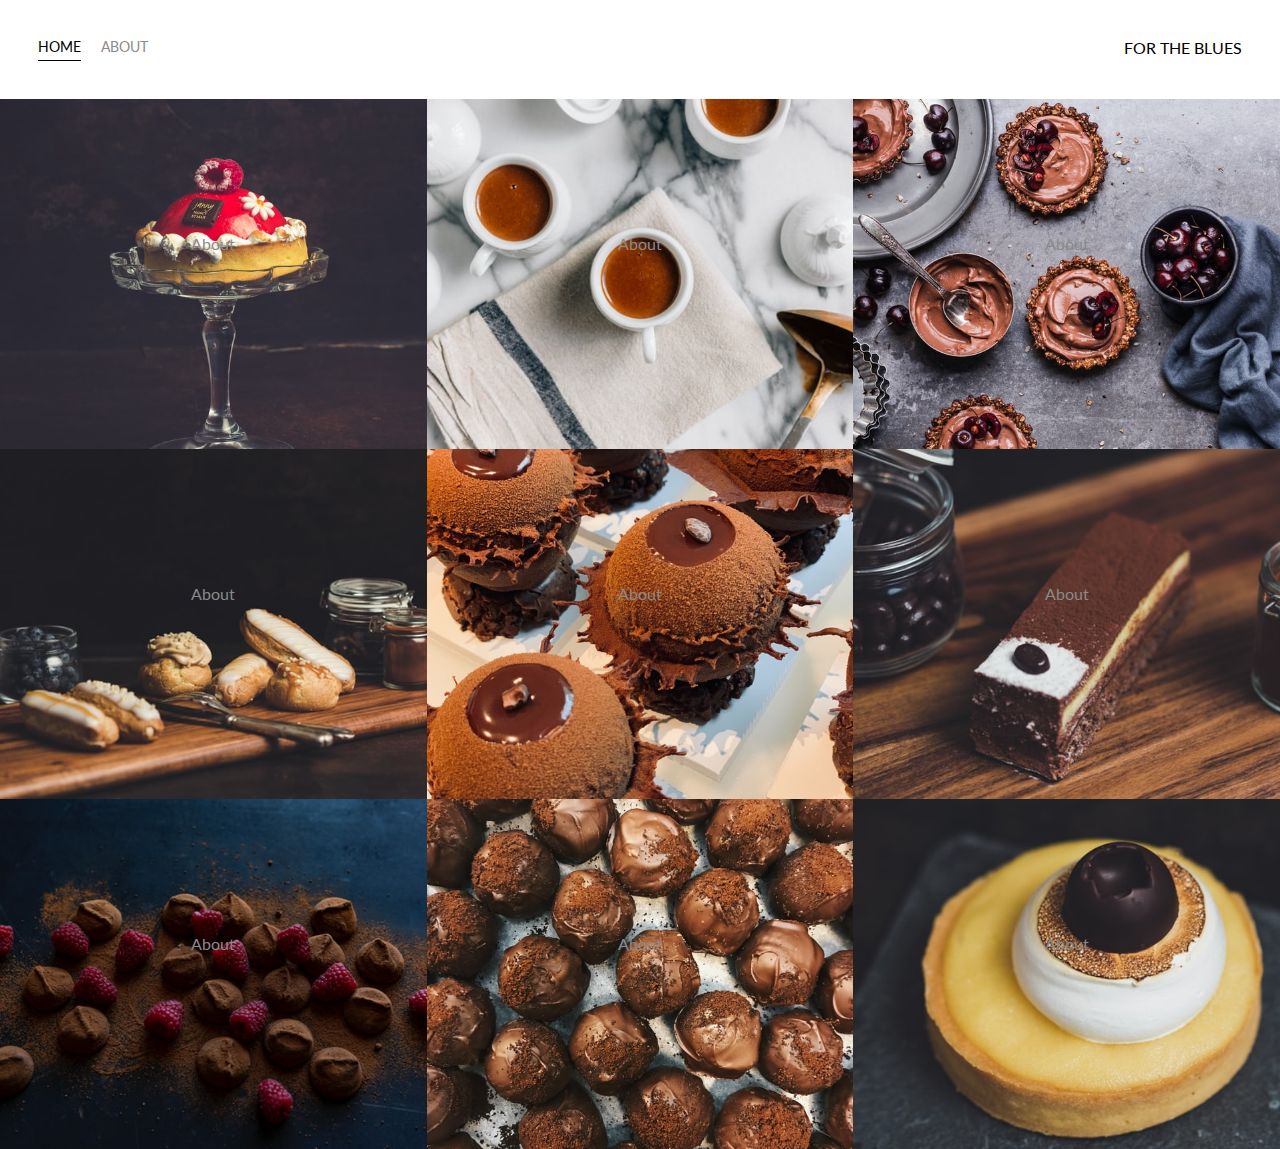
<file: index.html>
<!DOCTYPE html>
<html lang='en'>

<head>
  <meta charset='UTF-8'>
  <title>Portfolio Homepage</title>
  <link href="https://fonts.googleapis.com/css?family=Lato" rel="stylesheet">
  <link rel="stylesheet" href="styles.css">
</head>

<body>
  <div class="container">
    <div class="nav-wrapper">
      <div class="left-side">
        <div class="nav-link-wrapper active-nav-link">
          <a href="index.html">Home</a>
        </div>

        <div class="nav-link-wrapper">
          <a href="about.html">About</a>
        </div>
      </div>

      <div class="right-side">
        <div class="brand">
          FOR THE BLUES
        </div>
      </div>
    </div>

    <div class="content-wrapper">
      <div class="portfolio-items-wrapper">

        <div class="portfolio-item-wrapper">
          <div class="portfolio-img-background" style="background-image:url(img/food1.jpg)"></div>
          <div class="img-text-wrapper">
              <div class="nav-link-wrapper">
                <a href="about.html">About</a>
              </div>

            <div class="subtitle">Lorem Ipsum è un testo segnaposto utilizzato nel settore della tipografia e della stampa. </div>
          </div>
        </div>

        <div class="portfolio-item-wrapper">
          <div class="portfolio-img-background" style="background-image:url(img/food21.jpg)"></div>
          <div class="img-text-wrapper">
              <div class="nav-link-wrapper">
                <a href="about.html">About</a>
              </div>

            <div class="subtitle">Lorem Ipsum è un testo segnaposto utilizzato nel settore della tipografia e della stampa. </div>
          </div>
        </div>

          <div class="portfolio-item-wrapper">
          <div class="portfolio-img-background" style="background-image:url(img/food4.jpg)"></div>
          <div class="img-text-wrapper">
            <div class="nav-link-wrapper">
              <a href="about.html">About</a>
            </div>

            <div class="subtitle">Lorem Ipsum è un testo segnaposto utilizzato nel settore della tipografia e della stampa. </div>
          </div>
        </div>

        <div class="portfolio-item-wrapper">
          <div class="portfolio-img-background" style="background-image:url(img/food11.jpg)"></div>
          <div class="img-text-wrapper">
            <div class="nav-link-wrapper">
              <a href="about.html">About</a>
            </div>

            <div class="subtitle">Lorem Ipsum è un testo segnaposto utilizzato nel settore della tipografia e della stampa. .</div>
          </div>
        </div>

        <div class="portfolio-item-wrapper">
          <div class="portfolio-img-background" style="background-image:url(img/food5.jpg)"></div>
          <div class="img-text-wrapper">
            <div class="nav-link-wrapper">
               <a href="about.html">About</a>
            </div>

            <div class="subtitle">Lorem Ipsum è un testo segnaposto utilizzato nel settore della tipografia e della stampa. </div>
          </div>
        </div>

        <div class="portfolio-item-wrapper">
          <div class="portfolio-img-background" style="background-image:url(img/food9.jpg)"></div>
          <div class="img-text-wrapper">
            <div class="nav-link-wrapper">
               <a href="about.html">About</a>
            </div>

            <div class="subtitle">Lorem Ipsum è un testo segnaposto utilizzato nel settore della tipografia e della stampa. </div>
          </div>
        </div>

        <div class="portfolio-item-wrapper">
          <div class="portfolio-img-background" style="background-image:url(img/food10.jpg)"></div>
          <div class="img-text-wrapper">
            <div class="nav-link-wrapper">
               <a href="about.html">About</a>
            </div>

            <div class="subtitle">Lorem Ipsum è un testo segnaposto utilizzato nel settore della tipografia e della stampa. </div>
          </div>
        </div>

        <div class="portfolio-item-wrapper">
          <div class="portfolio-img-background" style="background-image:url(img/food8.jpg)"></div>
          <div class="img-text-wrapper">
            <div class="nav-link-wrapper">
              <a href="about.html">About</a>
            </div>

            <div class="subtitle">Lorem Ipsum è un testo segnaposto utilizzato nel settore della tipografia e della stampa. </div>
          </div>
        </div>

        <div class="portfolio-item-wrapper">
          <div class="portfolio-img-background" style="background-image:url(img/food12.jpg)"></div>
          <div class="img-text-wrapper">
            <div class="nav-link-wrapper">
              <a href="about.html">About</a>
            </div>

            <div class="subtitle">Lorem Ipsum è un testo segnaposto utilizzato nel settore della tipografia e della stampa. </div>
          </div>
        </div>

      </div>
    </div>
  </div>

</body>

<script>
  const portfolioItems = document.querySelectorAll('.portfolio-item-wrapper');

  portfolioItems.forEach(portfolioItem => {
    portfolioItem.addEventListener('mouseover', () => {
      console.log(portfolioItem.childNodes[1].classList)
      portfolioItem.childNodes[1].classList.add('image-blur');
    });

    portfolioItem.addEventListener('mouseout', () => {
      console.log(portfolioItem.childNodes[1].classList)
      portfolioItem.childNodes[1].classList.remove('image-blur');
    });
  });

</script>

</html>
</file>
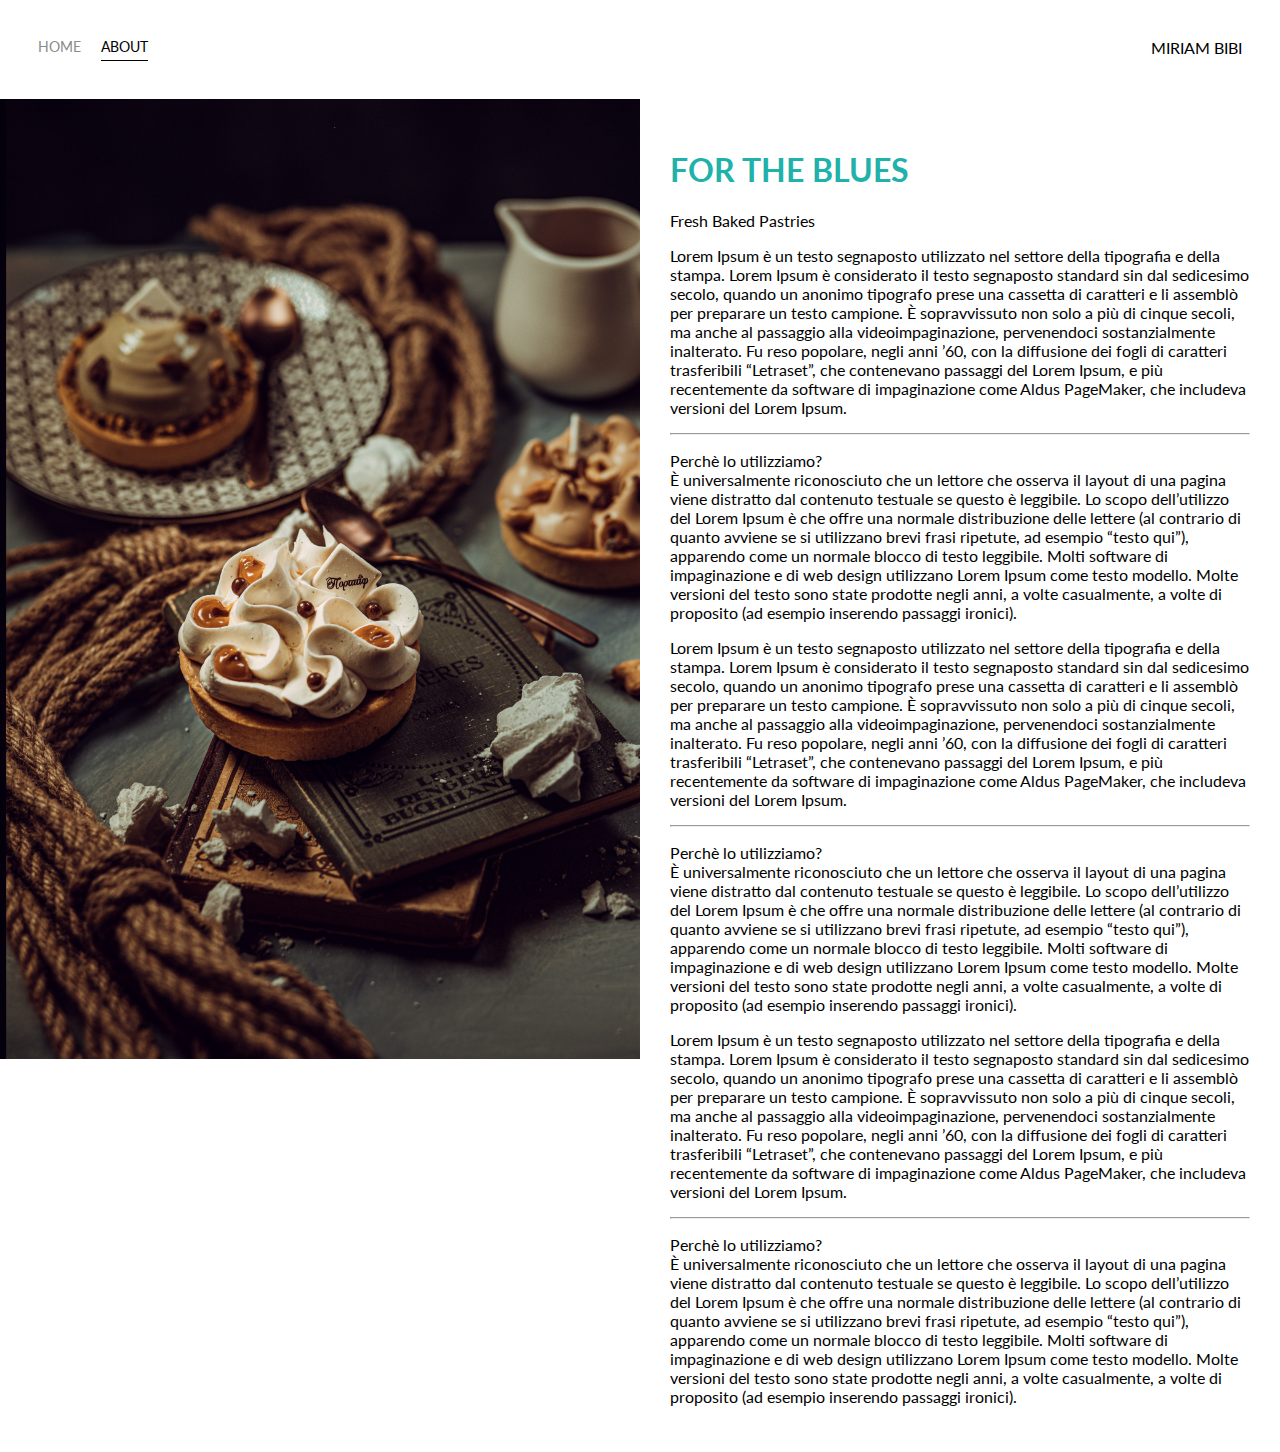
<file: about.html>
<!DOCTYPE html>
<html>
<head>
    <meta charset="UTF-8">
    <title>About</title>
    <link rel="preconnect" href="https://fonts.gstatic.com">
    <link href="https://fonts.googleapis.com/css2?family=Lato" rel="stylesheet">
    <link rel="stylesheet" href="styles.css">
</head>
<body>
    <div class="container">
        <div class="nav-wrapper">
            <div class="left-side">
                <div class="nav-link-wrapper">
                    <a href="index.html">Home</a>
                </div>

                <div class="nav-link-wrapper active-nav-link">
                    <a href="about.html">About</a>
                </div>
                              
            </div>

               <div class="right-side">
                   <div class="brand">
                       <div>MIRIAM BIBI</div>
                   </div>
               </div>
        </div>

        <div class="content-wrapper">
           <div class="two-column-wrapper">
               <div class="profile-image-wrapper">
                   <img src="img/banner.jpg">
               </div>
          
               <div class="profile-content-wrapper">
        
                <h1>FOR THE BLUES</h1>

                <p>Fresh Baked Pastries</p>

                <p>Lorem Ipsum è un testo segnaposto utilizzato nel settore della tipografia e della stampa. Lorem Ipsum è considerato <span>il testo segnaposto</span> standard sin 
                    dal sedicesimo secolo, quando un anonimo tipografo prese una cassetta di caratteri e li assemblò per preparare un testo campione. È sopravvissuto non solo 
                    a più di cinque secoli, ma anche al passaggio alla videoimpaginazione, pervenendoci sostanzialmente inalterato. Fu reso popolare, negli anni ’60, con la 
                    diffusione dei fogli di caratteri trasferibili “Letraset”, che contenevano passaggi del Lorem Ipsum, e più recentemente da software di impaginazione come 
                    Aldus PageMaker, che includeva versioni del Lorem Ipsum.</p>
                <hr>
                <p>Perchè lo utilizziamo?<br>
                    È universalmente riconosciuto che un lettore che osserva il layout di una pagina viene distratto dal contenuto testuale se questo è leggibile. 
                    Lo scopo dell’utilizzo del Lorem Ipsum è che offre una normale distribuzione delle lettere (al contrario di quanto avviene se si utilizzano brevi frasi ripetute, 
                    ad esempio “testo qui”), apparendo come un normale blocco di testo leggibile. Molti software di impaginazione e di web design utilizzano Lorem Ipsum come testo 
                    modello. Molte versioni del testo sono state prodotte negli anni, a volte casualmente, a volte di proposito (ad esempio inserendo passaggi ironici).</p>

                    <p>Lorem Ipsum è un testo segnaposto utilizzato nel settore della tipografia e della stampa. Lorem Ipsum è considerato <span>il testo segnaposto</span> standard sin 
                        dal sedicesimo secolo, quando un anonimo tipografo prese una cassetta di caratteri e li assemblò per preparare un testo campione. È sopravvissuto non solo 
                        a più di cinque secoli, ma anche al passaggio alla videoimpaginazione, pervenendoci sostanzialmente inalterato. Fu reso popolare, negli anni ’60, con la 
                        diffusione dei fogli di caratteri trasferibili “Letraset”, che contenevano passaggi del Lorem Ipsum, e più recentemente da software di impaginazione come 
                        Aldus PageMaker, che includeva versioni del Lorem Ipsum.</p>
                    <hr>
                    <p>Perchè lo utilizziamo?<br>
                        È universalmente riconosciuto che un lettore che osserva il layout di una pagina viene distratto dal contenuto testuale se questo è leggibile. 
                        Lo scopo dell’utilizzo del Lorem Ipsum è che offre una normale distribuzione delle lettere (al contrario di quanto avviene se si utilizzano brevi frasi ripetute, 
                        ad esempio “testo qui”), apparendo come un normale blocco di testo leggibile. Molti software di impaginazione e di web design utilizzano Lorem Ipsum come testo 
                        modello. Molte versioni del testo sono state prodotte negli anni, a volte casualmente, a volte di proposito (ad esempio inserendo passaggi ironici).</p>
                        <p>Lorem Ipsum è un testo segnaposto utilizzato nel settore della tipografia e della stampa. Lorem Ipsum è considerato <span>il testo segnaposto</span> standard sin 
                            dal sedicesimo secolo, quando un anonimo tipografo prese una cassetta di caratteri e li assemblò per preparare un testo campione. È sopravvissuto non solo 
                            a più di cinque secoli, ma anche al passaggio alla videoimpaginazione, pervenendoci sostanzialmente inalterato. Fu reso popolare, negli anni ’60, con la 
                            diffusione dei fogli di caratteri trasferibili “Letraset”, che contenevano passaggi del Lorem Ipsum, e più recentemente da software di impaginazione come 
                            Aldus PageMaker, che includeva versioni del Lorem Ipsum.</p>
                        <hr>
                        <p>Perchè lo utilizziamo?<br>
                            È universalmente riconosciuto che un lettore che osserva il layout di una pagina viene distratto dal contenuto testuale se questo è leggibile. 
                            Lo scopo dell’utilizzo del Lorem Ipsum è che offre una normale distribuzione delle lettere (al contrario di quanto avviene se si utilizzano brevi frasi ripetute, 
                            ad esempio “testo qui”), apparendo come un normale blocco di testo leggibile. Molti software di impaginazione e di web design utilizzano Lorem Ipsum come testo 
                            modello. Molte versioni del testo sono state prodotte negli anni, a volte casualmente, a volte di proposito (ad esempio inserendo passaggi ironici).</p>


               </div>
            </div>
        </div>
                    
                 
</body>
</html>
</file>
<file: styles.css>
body {
    font-family: "Lato", sans-serif;
    margin: 0px;
  }
  
  .container {
    display: grid;
    grid-template-columns: 1fr;
  }
  
  .nav-wrapper {
    display: flex;
    justify-content: space-between;
    padding: 38px;
  }
  
  .left-side {
    display: flex;
  }
  
  .nav-wrapper > .left-side > div {
    margin-right: 20px;
    text-transform: uppercase;
    font-size: 0.9rem;
  }
  
  .nav-link-wrapper {
    height: 22px;
    border-bottom: 1px solid transparent;
    transition: border-bottom 0.5s;
  }
  
  .active-nav-link {
    border-bottom: 1px solid black;
  }
  
  .active-nav-link a {
    color: black !important;
  }
  
  .nav-link-wrapper a {
    color: #8a8a8a;
    text-decoration: none;
    transition: color 0.5s;
  }
  
  .nav-link-wrapper:hover {
    border-bottom: 1px solid black;
  }
  
  .nav-link-wrapper a:hover {
    color: black;
  }
  
  .portfolio-items-wrapper {
    display: grid;
    grid-template-columns: 1fr 1fr 1fr;
  }
  
  .portfolio-item-wrapper {
    position: relative;
  }
  
  .portfolio-img-background {
    background-size: cover;
    background-position: center;
    background-repeat: no-repeat;
    height: 350px;
    width: 100%;
  }
  
  .img-text-wrapper {
    position: absolute;
    top: 0;
    display: flex;
    flex-direction: column;
    justify-content: center;
    align-items: center;
    height: 100%;
    text-align: center;
    padding-left: 100px;
    padding-right: 100px;
  }
  
  .img-text-wrapper .subtitle {
    transition: 1s;
    color: transparent;
  }
  
  .image-blur {
    transition: 1s;
    filter: brightness(10%);
  }
  
  .img-text-wrapper:hover .subtitle {
    color: lightseagreen;
    font-weight: 600;
  }
  
  .profile-image-wrapper img {
    width: 80%;
  }
  
  .profile-content-wrapper {
    padding: 30px;
  }
  
  .profile-content-wrapper h1 {
    color: lightseagreen;
  }

  /* About page */
.two-column-wrapper {
  display:grid;
  grid-template-columns: 1fr 1fr;
}

.profile-image-wrapper img {
  width: 100%;
}

.profile-content-wrapper{
  padding: 30px;
}

.profile-content-wrapper h1 {
  color:lightseagreen;
}
</file>
